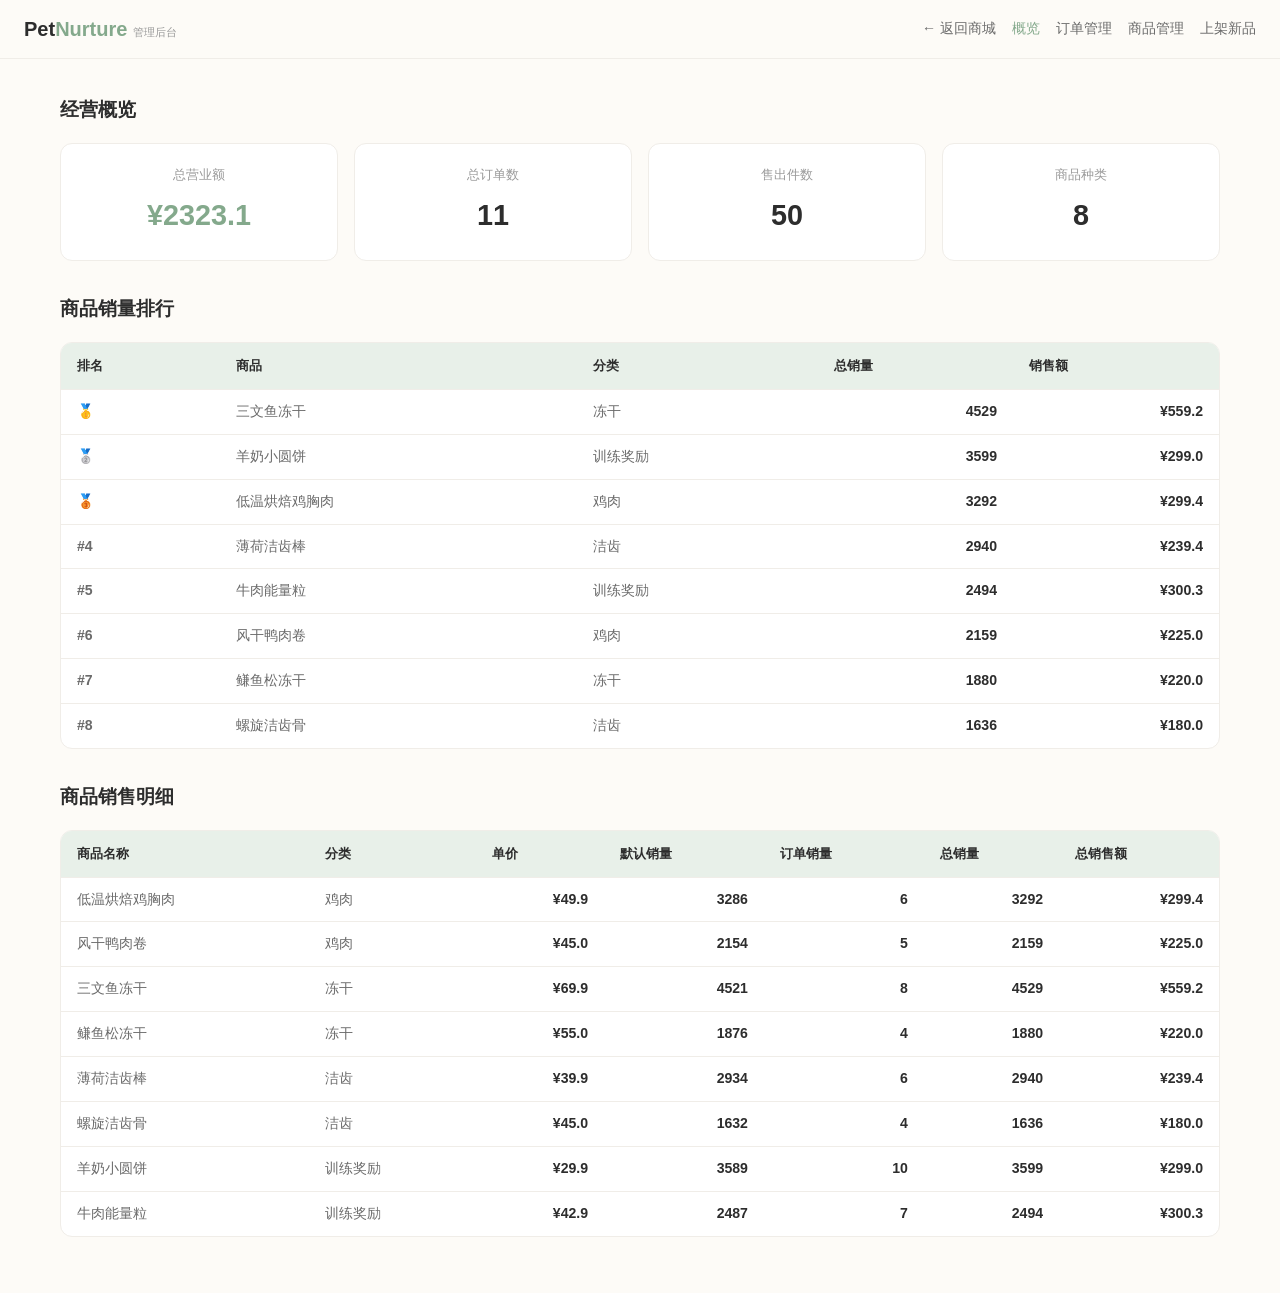
<file: admin.html>
<!DOCTYPE html>
<html lang="zh-CN">
<head>
<meta charset="UTF-8">
<meta name="viewport" content="width=device-width,initial-scale=1.0">
<title>PetNurture — 管理后台</title>
<link rel="stylesheet" href="css/styles.css">
<style>
body{background:#FDFBF7;padding-top:70px}
.admin-header{position:fixed;top:0;left:0;right:0;z-index:1000;background:rgba(253,251,247,.94);border-bottom:1px solid #F0EDE8}
.admin-header__inner{display:flex;align-items:center;justify-content:space-between;padding:12px 24px}
.admin-header__nav{display:flex;gap:16px;align-items:center}
.admin-header__nav a{font-size:.88rem;color:#6B6B6B;text-decoration:none;cursor:pointer}
.admin-header__nav a:hover,.admin-header__nav a.active{color:#84A98C}
.admin-section{max-width:1200px;margin:0 auto;padding:24px 20px}
.admin-section h2{font-size:1.2rem;font-weight:700;margin-bottom:16px}
.stats-grid{display:grid;grid-template-columns:repeat(auto-fit,minmax(200px,1fr));gap:16px;margin-bottom:32px}
.stat-card{background:#fff;border:1px solid #F0EDE8;border-radius:12px;padding:20px 24px;text-align:center}
.stat-card__label{font-size:.8rem;color:#9A9A9A;margin-bottom:6px}
.stat-card__value{font-size:1.8rem;font-weight:800;color:#2D2D2D}
.stat-card__value.accent{color:#84A98C}
.admin-table-wrap{overflow-x:auto;background:#fff;border:1px solid #F0EDE8;border-radius:12px;margin-bottom:32px}
.admin-table{width:100%;border-collapse:collapse;font-size:.88rem}
.admin-table th{background:#E8F0E9;padding:12px 16px;text-align:left;font-weight:600;font-size:.8rem;color:#2D2D2D;white-space:nowrap}
.admin-table td{padding:10px 16px;border-top:1px solid #F0EDE8;color:#6B6B6B}
.admin-table tr:hover td{background:#FAFAF8}
.admin-table .num{font-weight:600;color:#2D2D2D;text-align:right}
.admin-table .order-items{font-size:.78rem;color:#9A9A9A}
.status-badge{display:inline-block;font-size:.72rem;padding:3px 10px;border-radius:100px;font-weight:500}
.status-badge--delivering{background:#FFF3E0;color:#E65100}
.status-badge--completed{background:#E8F5E9;color:#2E7D32}
.form-card{background:#fff;border:1px solid #F0EDE8;border-radius:12px;padding:28px 32px;margin-bottom:32px}
.form-grid{display:grid;grid-template-columns:1fr 1fr;gap:16px}
.form-grid .full{grid-column:1/-1}
.form-grid .form-group label{display:block;font-size:.8rem;font-weight:600;margin-bottom:4px;color:#2D2D2D}
.form-grid .form-group input,.form-grid .form-group select,.form-grid .form-group textarea{width:100%;padding:10px 14px;border:1.5px solid #E5E0D8;border-radius:6px;font-size:.88rem;background:#fff;outline:none;transition:border .2s;box-sizing:border-box}
.form-grid .form-group input:focus,.form-grid .form-group select:focus,.form-grid .form-group textarea:focus{border-color:#84A98C}
.form-grid .form-group textarea{resize:vertical;min-height:60px;font-family:inherit}
.form-actions{display:flex;gap:12px;margin-top:20px;justify-content:flex-end}
.form-actions .btn{padding:10px 28px;font-size:.88rem}
.preview-grid{display:flex;gap:16px;flex-wrap:wrap;margin-bottom:32px}
.preview-card{background:#fff;border:1px solid #F0EDE8;border-radius:12px;padding:16px;text-align:center;width:140px}
.preview-card__emoji{font-size:2rem;margin-bottom:6px}
.preview-card__name{font-size:.78rem;color:#2D2D2D;font-weight:500;margin-bottom:2px}
.preview-card__price{font-size:.82rem;color:#84A98C;font-weight:600}
.checkbox-group{display:flex;gap:20px;padding-top:6px}
.checkbox-group label{font-size:.85rem;cursor:pointer}
@media(max-width:640px){
.form-grid{grid-template-columns:1fr}
.admin-section{padding:16px 12px}
.stats-grid{grid-template-columns:1fr 1fr}
.stat-card__value{font-size:1.3rem}
.admin-header__nav{gap:8px}
.admin-header__nav a{font-size:.78rem}
}
</style>
</head>
<body>
<div class="admin-header"><div class="admin-header__inner">
<a href="#" class="logo">Pet<span style="color:#84A98C">Nurture</span> <span style="font-size:.7rem;color:#9A9A9A;font-weight:400;">管理后台</span></a>
<div class="admin-header__nav"><a href="index.html">← 返回商城</a><a class="active" data-tab="overview">概览</a><a data-tab="orders">订单管理</a><a data-tab="products">商品管理</a><a data-tab="add">上架新品</a></div></div></div>

<div class="admin-section" id="tab-overview"><h2>经营概览</h2><div class="stats-grid" id="statsGrid"></div>
<h2 style="margin-top:28px">商品销量排行</h2><div class="admin-table-wrap"><table class="admin-table"><thead><tr><th>排名</th><th>商品</th><th>分类</th><th>总销量</th><th>销售额</th></tr></thead><tbody id="salesRankingBody"></tbody></table></div>
<h2 style="margin-top:28px">商品销售明细</h2><div class="admin-table-wrap"><table class="admin-table"><thead><tr><th>商品名称</th><th>分类</th><th>单价</th><th>默认销量</th><th>订单销量</th><th>总销量</th><th>总销售额</th></tr></thead><tbody id="salesDetailBody"></tbody></table></div></div>

<div class="admin-section" id="tab-orders" style="display:none"><h2>订单管理</h2><div class="admin-table-wrap"><table class="admin-table"><thead><tr><th>订单号</th><th>下单时间</th><th>客户</th><th>收货地址</th><th>商品明细</th><th>金额</th><th>状态</th></tr></thead><tbody id="orderListBody"></tbody></table></div></div>

<div class="admin-section" id="tab-products" style="display:none"><h2>已上架商品</h2><div class="admin-table-wrap"><table class="admin-table"><thead><tr><th>商品名称</th><th>食品分类</th><th>宠物分类</th><th>价格</th><th>规格</th><th>销量</th></tr></thead><tbody id="adminProductsBody"></tbody></table></div></div>

<div class="admin-section" id="tab-add" style="display:none"><h2>上架新品</h2>
<div class="form-card"><div class="form-grid">
<div class="form-group"><label>商品名称</label><input type="text" id="newName" placeholder="例: 鸡肉蔬菜棒"></div>
<div class="form-group"><label>食品分类</label><select id="newCategory"><option value="鸡肉">鸡肉</option><option value="冻干">冻干</option><option value="洁齿">洁齿</option><option value="训练奖励">训练奖励</option></select></div>
<div class="full"><label style="display:block;font-size:.8rem;font-weight:600;margin-bottom:4px;color:#2D2D2D">适用宠物</label><div class="checkbox-group"><label><input type="checkbox" id="newPetCat" checked> 猫猫</label><label><input type="checkbox" id="newPetDog" checked> 狗狗</label></div></div>
<div class="form-group"><label>价格 (¥)</label><input type="number" id="newPrice" step="0.1" min="0" placeholder="49.9"></div>
<div class="form-group"><label>规格</label><input type="text" id="newSpec" placeholder="150g / 袋"></div>
<div class="form-group"><label>商品图标</label><select id="newEmoji"><option value="🍗">🍗 肉类</option><option value="🥩">🥩 肉干</option><option value="🐟">🐟 鱼类</option><option value="🦷">🦷 洁齿</option><option value="🥞">🥞 饼干</option><option value="🍪">🍪 小食</option></select></div>
<div class="form-group"><label>商品图片</label><select id="newImage"><option value="assets/images/product-01.svg">鸡肉</option><option value="assets/images/product-02.svg">鸭肉</option><option value="assets/images/product-03.svg">鱼类</option><option value="assets/images/product-04.svg">冻干</option><option value="assets/images/product-05.svg">洁齿</option><option value="assets/images/product-06.svg">洁齿骨</option><option value="assets/images/product-07.svg">零食</option><option value="assets/images/product-08.svg">能量粒</option></select></div>
<div class="full"><div class="form-group"><label>卖点（每行一条）</label><textarea id="newBullets" rows="3" placeholder="精选优质食材..."></textarea></div></div>
<div class="full"><div class="form-group"><label>成分</label><input type="text" id="newIngredients" placeholder="鸡肉 100%"></div></div>
<div class="full"><div class="form-group"><label>适口性（每行一条）</label><textarea id="newPalatability" rows="2" placeholder="🐾 狗狗★★★★★"></textarea></div></div>
</div>
<div class="form-actions"><button class="btn btn--outline" id="previewBtn">预览</button><button class="btn btn--primary" id="saveProductBtn">上架商品</button></div></div>
<div id="previewArea" style="display:none"><h2>预览</h2><div class="preview-grid" id="previewGrid"></div></div>
</div>

<script src="js/admin.js"></script>
</body>
</html>
</file>
<file: css/styles.css>
/* PetNurture — 完整样式 */
:root {
  --sage: #84A98C; --sage-dark: #6B8D73; --sage-light: #E8F0E9;
  --berry: #C77D82;
  --cream: #FDFBF7; --cream-dark: #F5F0E8;
  --text: #2D2D2D; --text-light: #6B6B6B; --text-muted: #9A9A9A;
  --white: #FFFFFF; --border: #E5E0D8; --border-light: #F0EDE8;
  --shadow-sm: 0 1px 3px rgba(45,45,45,0.04);
  --shadow-md: 0 4px 16px rgba(45,45,45,0.06);
  --shadow-lg: 0 12px 40px rgba(45,45,45,0.08);
  --radius-sm: 6px; --radius-md: 12px; --radius-lg: 20px;
  --transition: 0.3s cubic-bezier(0.4,0,0.2,1);
}
*,*::before,*::after{margin:0;padding:0;box-sizing:border-box}
html{scroll-behavior:smooth;font-size:16px}
body{font-family:-apple-system,BlinkMacSystemFont,'Segoe UI',Roboto,sans-serif;color:var(--text);background:var(--cream);line-height:1.7}
a{text-decoration:none;color:inherit;transition:var(--transition)}
ul{list-style:none}
img{max-width:100%;display:block}
.container{max-width:1200px;margin:0 auto;padding:0 28px}
.section{padding:100px 0}
.section__header{text-align:center;margin-bottom:56px}
.section__subtitle{display:inline-block;font-size:.7rem;letter-spacing:4px;color:var(--sage);font-weight:600;margin-bottom:12px}
.section__title{font-size:2.4rem;font-weight:900;color:var(--text);margin-bottom:14px}
.section__desc{color:var(--text-light);font-size:1.05rem;max-width:520px;margin:0 auto}
.btn{display:inline-flex;align-items:center;justify-content:center;gap:8px;padding:14px 36px;border-radius:100px;font-size:.95rem;font-weight:600;border:none;cursor:pointer;transition:var(--transition)}
.btn--primary{background:var(--sage);color:var(--white)}
.btn--primary:hover{background:var(--sage-dark);transform:translateY(-1px)}
.btn--outline{background:transparent;color:var(--text);border:1.5px solid var(--border)}
.btn--outline:hover{border-color:var(--sage);color:var(--sage)}
.header{position:fixed;top:0;left:0;right:0;z-index:1000;background:rgba(253,251,247,.94);border-bottom:1px solid var(--border-light)}
.header__inner{display:flex;align-items:center;justify-content:space-between;height:72px}
.logo{font-weight:700;font-size:1.25rem}
.logo__accent{color:var(--sage)}
.nav__list{display:flex;gap:32px}
.nav__link{font-size:.9rem;font-weight:500;color:var(--text-light);padding:4px 0}
.nav__link:hover,.nav__link.active{color:var(--sage)}
.header__actions{display:flex;align-items:center;gap:8px}
.user-btn{background:none;border:none;cursor:pointer;padding:8px;color:var(--text);border-radius:50%}
.user-btn:hover{background:var(--sage-light);color:var(--sage)}
.user-btn svg{width:22px;height:22px;display:block}
.cart-btn{position:relative;background:none;border:none;cursor:pointer;padding:8px;color:var(--text);border-radius:50%}
.cart-btn:hover{background:var(--sage-light);color:var(--sage)}
.cart-btn svg{width:22px;height:22px;display:block}
.cart-badge{position:absolute;top:2px;right:2px;min-width:18px;height:18px;background:var(--berry);color:var(--white);font-size:.65rem;font-weight:700;border-radius:10px;display:none;align-items:center;justify-content:center;padding:0 5px}
.hamburger{display:none;flex-direction:column;gap:5px;background:none;border:none;cursor:pointer;padding:8px}
.hamburger span{display:block;width:24px;height:2px;background:var(--text);border-radius:2px}
.hamburger.active span:nth-child(1){transform:rotate(45deg)translate(5px,5px)}
.hamburger.active span:nth-child(2){opacity:0}
.hamburger.active span:nth-child(3){transform:rotate(-45deg)translate(5px,-5px)}
.user-dropdown{position:fixed;top:68px;right:80px;z-index:999;background:var(--white);border:1px solid var(--border-light);border-radius:var(--radius-md);box-shadow:0 8px 24px rgba(0,0,0,.08);min-width:220px;display:none}
.user-dropdown.open{display:block}
.user-dropdown__header{display:flex;align-items:center;gap:12px;padding:16px 20px;border-bottom:1px solid var(--border-light)}
.user-dropdown__avatar{font-size:2rem}
.user-dropdown__header strong{display:block;font-size:.9rem}
.user-dropdown__header span{font-size:.75rem;color:var(--text-muted)}
.user-dropdown__body{padding:8px}
.user-dropdown__item{display:flex;align-items:center;gap:10px;width:100%;padding:10px 14px;border:none;background:none;font-size:.88rem;cursor:pointer;border-radius:var(--radius-sm);color:var(--text)}
.user-dropdown__item:hover{background:var(--cream-dark)}
.hero{position:relative;min-height:100vh;display:flex;align-items:center;padding-top:72px;overflow:hidden}
.hero__bg{position:absolute;inset:0}
.hero__bg img{width:100%;height:100%;object-fit:cover}
.hero__overlay{position:absolute;inset:0;background:linear-gradient(135deg,rgba(45,45,45,.55),rgba(45,45,45,.25))}
.hero__content{position:relative;z-index:2;padding:80px 28px}
.hero__text{max-width:600px}
.hero__badge{display:inline-block;font-size:.75rem;letter-spacing:3px;font-weight:600;color:rgba(255,255,255,.85);background:rgba(255,255,255,.12);padding:6px 18px;border-radius:100px;margin-bottom:24px}
.hero__title{font-size:3.6rem;font-weight:900;line-height:1.15;color:var(--white);margin-bottom:20px}
.hero__desc{font-size:1.1rem;color:rgba(255,255,255,.8);line-height:1.8;margin-bottom:36px}
.hero__actions{display:flex;gap:16px;flex-wrap:wrap}
.hero__actions .btn--primary{background:var(--white);color:var(--text)}
.hero__actions .btn--primary:hover{background:var(--sage);color:var(--white)}
.hero__actions .btn--outline{border-color:rgba(255,255,255,.4);color:var(--white)}
.hero__actions .btn--outline:hover{background:rgba(255,255,255,.1)}
.hero__stats{display:flex;gap:40px;margin-top:48px}
.stat strong{display:block;font-size:1.8rem;font-weight:700;color:var(--white)}
.stat span{font-size:.85rem;color:rgba(255,255,255,.65)}
.hot-section{margin-bottom:40px;padding-bottom:32px;border-bottom:1px solid var(--border-light)}
.hot-section__title{font-size:1.15rem;font-weight:700;margin-bottom:18px}
.hot-grid{display:grid;grid-template-columns:repeat(3,1fr);gap:16px}
.hot-card{display:flex;align-items:center;gap:14px;background:var(--cream);border:1px solid var(--border-light);border-radius:var(--radius-md);padding:14px 16px;cursor:pointer}
.hot-card:hover{border-color:var(--sage)}
.hot-card__rank{font-size:1.1rem;font-weight:800;min-width:24px;text-align:center}
.hot-card__img{font-size:2rem}
.hot-card__info{flex:1;min-width:0}
.hot-card__name{font-weight:600;font-size:.88rem;margin-bottom:2px}
.hot-card__meta{font-size:.75rem;color:var(--text-muted)}
.hot-card__price{font-size:.9rem;font-weight:700;color:var(--sage)}
.filter-bar{display:flex;flex-wrap:wrap;gap:8px;justify-content:center}
.filter-bar--pets{margin-bottom:12px}
.filter-bar--food{margin-bottom:40px;padding-top:4px}
.filter-btn{padding:7px 20px;border:1.5px solid var(--border);border-radius:100px;background:var(--white);color:var(--text-light);font-size:.85rem;font-weight:500;cursor:pointer}
.filter-btn--pet.active{background:var(--berry);color:var(--white);border-color:var(--berry)}
.filter-btn--pet:hover{border-color:var(--berry);color:var(--berry)}
.filter-btn--food.active{background:var(--sage);color:var(--white);border-color:var(--sage)}
.products{background:var(--white)}
.products__grid{display:grid;grid-template-columns:repeat(4,1fr);gap:24px}
.product-card{background:var(--white);border:1px solid var(--border-light);border-radius:var(--radius-md);overflow:hidden;cursor:pointer}
.product-card:hover{box-shadow:0 12px 40px rgba(0,0,0,.08);transform:translateY(-4px)}
.product-card__image{width:100%;aspect-ratio:1;object-fit:cover;background:var(--cream-dark)}
.product-card__image-fallback{width:100%;aspect-ratio:1;display:flex;align-items:center;justify-content:center;font-size:4rem;background:var(--cream-dark)}
.product-card__body{padding:18px 20px 20px}
.product-card__top{display:flex;align-items:center;justify-content:space-between;margin-bottom:6px}
.product-card__category{font-size:.7rem;color:var(--sage);font-weight:600;letter-spacing:1px}
.product-card__tag{font-size:.65rem;background:var(--sage-light);color:var(--sage-dark);padding:2px 10px;border-radius:100px;font-weight:500}
.product-card__name{font-size:1.05rem;font-weight:700;margin-bottom:4px}
.product-card__spec{font-size:.8rem;color:var(--text-muted);margin-bottom:4px}
.product-card__sales{font-size:.75rem;color:var(--berry);font-weight:600;margin-bottom:10px}
.product-card__footer{display:flex;align-items:center;justify-content:space-between;padding-top:12px;border-top:1px solid var(--border-light)}
.product-card__price{font-size:1.2rem;font-weight:700;color:var(--text)}
.product-card__btn{padding:7px 18px;border:1px solid var(--sage);border-radius:100px;background:transparent;color:var(--sage);font-size:.8rem;font-weight:600;cursor:pointer}
.product-card__btn:hover{background:var(--sage);color:var(--white)}
.about{background:var(--cream)}
.about__inner{display:grid;grid-template-columns:1fr 1fr;gap:80px;align-items:center}
.about__image-placeholder{background:var(--cream-dark);border-radius:var(--radius-lg);min-height:380px;display:flex;align-items:center;justify-content:center;border:1px solid var(--border-light)}
.about__img-grid{display:grid;grid-template-columns:1fr 1fr;gap:20px;font-size:3.6rem;text-align:center}
.about__img-grid span{opacity:.7}
.about__text p{color:var(--text-light);margin-bottom:16px;font-size:.95rem;line-height:1.8}
.about__values{display:flex;flex-direction:column;gap:20px;margin-top:28px}
.value-item{display:flex;gap:16px}
.value-item span{font-size:1.5rem}
.value-item strong{font-weight:600;font-size:.95rem;display:block;margin-bottom:2px}
.value-item p{font-size:.85rem;color:var(--text-muted);margin:0}
.newsletter{background:var(--white)}
.newsletter__box{background:var(--cream-dark);border:1px solid var(--border-light);border-radius:var(--radius-lg);padding:64px 48px;text-align:center}
.newsletter__title{font-size:1.6rem;font-weight:700;margin-bottom:10px}
.newsletter__box p{color:var(--text-light);margin-bottom:28px}
.newsletter__form{display:flex;gap:12px;max-width:440px;margin:0 auto}
.newsletter__form input{flex:1;padding:13px 20px;border:1.5px solid var(--border);border-radius:100px;font-size:.9rem;outline:none;background:var(--white)}
.newsletter__form input:focus{border-color:var(--sage)}
.footer{background:var(--text);color:rgba(255,255,255,.75);padding:60px 0 0}
.footer__inner{display:grid;grid-template-columns:2fr 1fr 1fr 1fr;gap:48px;padding-bottom:48px}
.footer__col h3{font-size:1.1rem;font-weight:700;color:var(--white);margin-bottom:6px}
.footer__col h4{font-size:.9rem;font-weight:600;color:var(--white);margin-bottom:16px}
.footer__col p,.footer__col li{font-size:.85rem;color:rgba(255,255,255,.5);margin-bottom:10px}
.footer__col a:hover{color:var(--sage)}
.footer__bottom{border-top:1px solid rgba(255,255,255,.08);padding:20px 0;text-align:center;font-size:.8rem;color:rgba(255,255,255,.35)}
.modal-overlay{position:fixed;inset:0;z-index:2000;background:rgba(45,45,45,.5);display:none;align-items:center;justify-content:center}
.modal-overlay.open{display:flex}
.modal{background:var(--white);border-radius:var(--radius-lg);max-height:90vh;overflow-y:auto;position:relative;width:90%}
.modal--detail{max-width:800px}
.modal--success{max-width:440px}
.modal--login{max-width:400px}
.modal--address{max-width:520px}
.modal--address-form{max-width:440px}
.modal__close{position:absolute;top:16px;right:16px;width:36px;height:36px;border:none;background:var(--cream-dark);border-radius:50%;font-size:1.4rem;cursor:pointer;color:var(--text);display:flex;align-items:center;justify-content:center}
.modal__body{display:grid;grid-template-columns:1fr 1fr;gap:0}
.modal__image-col{background:var(--cream-dark);display:flex;align-items:center;justify-content:center;min-height:360px}
.modal__image-col img{width:100%;height:100%;object-fit:cover}
.modal__image-fallback{font-size:6rem}
.modal__info-col{padding:40px;display:flex;flex-direction:column;gap:14px}
.modal__meta{display:flex;align-items:center;gap:12px}
.modal__tag{font-size:.7rem;background:var(--sage-light);color:var(--sage);padding:3px 12px;border-radius:100px;font-weight:600}
.modal__title{font-size:1.5rem;font-weight:700}
.modal__price{font-size:1.8rem;font-weight:700;color:var(--sage)}
.modal__spec{font-size:.85rem;color:var(--text-muted)}
.modal__sales{font-size:.8rem;color:var(--berry);font-weight:600}
.modal__section h4{font-size:.8rem;font-weight:600;color:var(--text-light);margin-bottom:6px;letter-spacing:1px}
.modal__section ul li{font-size:.88rem;color:var(--text);padding:3px 0}
.modal__ingredients{font-size:.88rem;color:var(--text-light);line-height:1.7}
.modal__palatability{display:flex;gap:8px;flex-wrap:wrap}
.pal-item{font-size:.8rem;background:var(--cream-dark);padding:4px 14px;border-radius:100px;color:var(--text-light)}
.modal__actions{display:flex;align-items:center;gap:16px;padding-top:20px}
.quantity{display:inline-flex;align-items:center;border:1.5px solid var(--border);border-radius:100px;overflow:hidden}
.quantity__btn{width:38px;height:38px;border:none;background:var(--cream);font-size:1.2rem;font-weight:500;cursor:pointer}
.quantity__btn:hover{background:var(--cream-dark)}
.quantity__value{min-width:40px;text-align:center;font-weight:600;font-size:1rem}
.login-modal__body{padding:40px 36px 36px;text-align:center}
.login-modal__body h2{font-size:1.4rem;font-weight:700;margin-bottom:6px}
.login-modal__sub{font-size:.85rem;color:var(--text-light);margin-bottom:28px}
.form-group{margin-bottom:18px;text-align:left}
.form-group label{display:block;font-size:.8rem;font-weight:600;color:var(--text-light);margin-bottom:6px}
.form-group input,.form-group textarea{width:100%;padding:12px 16px;border:1.5px solid var(--border);border-radius:10px;font-size:.9rem;outline:none;background:var(--white);font-family:inherit}
.form-group input:focus,.form-group textarea:focus{border-color:var(--sage)}
.form-group textarea{resize:vertical;min-height:60px}
.login-modal__btn{width:100%;justify-content:center;margin-top:8px}
.login-modal__tip{font-size:.75rem;color:var(--text-muted);text-align:center;margin-top:14px}
.login-gate{position:fixed;inset:0;z-index:3000;display:flex;align-items:center;justify-content:center}
.login-gate__bg{position:absolute;inset:0;background:linear-gradient(135deg,#2D2D2D,#3D4A3E,#4A5A4B)}
.login-gate__bg::after{content:'';position:absolute;inset:0;background:radial-gradient(ellipse at 70% 30%,rgba(132,169,140,.15),transparent 60%),radial-gradient(ellipse at 30% 70%,rgba(199,125,130,.1),transparent 60%)}
.login-gate__content{position:relative;z-index:1;text-align:center;padding:40px}
.login-gate__brand h1{font-size:3.2rem;font-weight:900;color:var(--white);letter-spacing:1px;margin-bottom:10px}
.login-gate__brand .logo__accent{color:var(--sage)}
.login-gate__brand p{color:rgba(255,255,255,.55);font-size:1rem;letter-spacing:2px;margin-bottom:48px}
.login-gate__actions{display:flex;flex-direction:column;gap:14px;align-items:center}
.login-gate__login{min-width:220px;background:var(--sage);color:var(--white);font-size:1rem;padding:14px 48px}
.login-gate__guest{min-width:220px;background:transparent;color:rgba(255,255,255,.7);border:1.5px solid rgba(255,255,255,.2);padding:14px 48px}
.login-gate__guest:hover{border-color:rgba(255,255,255,.5);color:var(--white)}
.login-gate__hint{font-size:.8rem;color:rgba(255,255,255,.3);margin-top:8px}
.address-modal__body{padding:36px 32px}
.address-modal__body h2{font-size:1.3rem;font-weight:700;margin-bottom:4px}
.address-modal__sub{font-size:.85rem;color:var(--text-light);margin-bottom:20px}
.address-card{border:1.5px solid var(--border-light);border-radius:var(--radius-md);padding:16px 18px;margin-bottom:12px}
.address-card:hover{border-color:var(--sage)}
.address-card--default{border-color:var(--sage);background:var(--sage-light)}
.address-card__name{font-weight:600;font-size:.95rem;margin-bottom:4px}
.address-card__detail{font-size:.85rem;color:var(--text-light);line-height:1.5}
.address-card__phone{font-size:.8rem;color:var(--text-muted);margin-top:4px}
.address-card__badge{display:inline-block;font-size:.65rem;background:var(--sage);color:var(--white);padding:2px 8px;border-radius:100px;margin-left:8px;font-weight:600}
.address-card__actions{display:flex;gap:8px;margin-top:10px;padding-top:10px;border-top:1px solid var(--border-light)}
.address-card__actions button{padding:4px 14px;border:1px solid var(--border);border-radius:100px;background:var(--white);font-size:.78rem;cursor:pointer;color:var(--text-light)}
.address-card__actions button:hover{border-color:var(--sage);color:var(--sage)}
.address-add-btn{width:100%;justify-content:center;margin-top:4px}
.address-form__body{padding:36px 32px}
.address-form__body h2{font-size:1.3rem;font-weight:700;margin-bottom:20px}
.address-form__btn{width:100%;justify-content:center}
.cart-overlay{position:fixed;inset:0;z-index:2000;background:rgba(45,45,45,.35);display:none}
.cart-overlay.open{display:block}
.cart-sidebar{position:fixed;top:0;right:0;bottom:0;z-index:2001;width:420px;max-width:100vw;background:var(--white);display:flex;flex-direction:column;transform:translateX(100%);transition:transform .35s}
.cart-sidebar.open{transform:translateX(0)}
.cart__header{display:flex;align-items:center;justify-content:space-between;padding:24px 28px;border-bottom:1px solid var(--border-light)}
.cart__header h3{font-size:1.1rem;font-weight:600}
.cart__close{font-size:1.6rem;background:none;border:none;cursor:pointer;color:var(--text-light)}
.cart__body{flex:1;overflow-y:auto;padding:16px 28px}
.cart__empty{text-align:center;padding:60px 0}
.cart__empty svg{margin-bottom:16px}
.cart__empty p{font-size:.95rem;color:var(--text-light)}
.cart__empty-hint{font-size:.85rem;margin-top:4px}
.cart-item{display:flex;gap:14px;padding:16px 0;border-bottom:1px solid var(--border-light);align-items:center}
.cart-item__img{width:56px;height:56px;border-radius:var(--radius-sm);object-fit:cover;background:var(--cream-dark)}
.cart-item__img-fallback{width:56px;height:56px;border-radius:var(--radius-sm);background:var(--cream-dark);display:flex;align-items:center;justify-content:center;font-size:1.5rem}
.cart-item__info{flex:1}
.cart-item__name{font-weight:600;font-size:.9rem;margin-bottom:2px}
.cart-item__price{font-size:.85rem;color:var(--sage);font-weight:600}
.cart-item__actions{display:flex;align-items:center;gap:8px}
.cart-item .quantity{border-color:var(--border-light)}
.cart-item .quantity__btn{width:30px;height:30px;font-size:.9rem}
.cart-item .quantity__value{min-width:30px;font-size:.88rem}
.cart__footer{padding:20px 28px 28px;border-top:1px solid var(--border-light)}
.cart__total-row{display:flex;justify-content:space-between;align-items:center;margin-bottom:16px}
.cart__total-row span:first-child{font-weight:500;font-size:.95rem;color:var(--text-light)}
.cart__total-price{font-size:1.4rem;font-weight:700;color:var(--text)}
.cart__checkout{width:100%;justify-content:center}
.success__content{text-align:center;padding:48px 40px}
.success__icon{margin-bottom:16px}
.success__content h2{font-size:1.5rem;font-weight:700;margin-bottom:8px}
.success__msg{color:var(--text-light);font-size:.9rem;margin-bottom:28px}
.success__card{background:var(--cream);border-radius:var(--radius-md);padding:20px 24px;text-align:left;margin-bottom:28px}
.success__row{display:flex;justify-content:space-between;padding:10px 0;font-size:.9rem}
.success__row+.success__row{border-top:1px solid var(--border-light)}
.success__row span{color:var(--text-light)}
.toast{position:fixed;bottom:32px;left:50%;transform:translateX(-50%)translateY(80px);background:var(--text);color:var(--white);padding:14px 28px;border-radius:12px;font-size:.9rem;font-weight:500;opacity:0;z-index:9999;pointer-events:none;white-space:nowrap}
.toast.show{opacity:1;transform:translateX(-50%)translateY(0)}
body.modal-open{overflow:hidden}
@media(max-width:1024px){.products__grid{grid-template-columns:repeat(3,1fr)}}
@media(max-width:820px){.products__grid{grid-template-columns:repeat(2,1fr)}.about__inner{grid-template-columns:1fr;gap:48px}.footer__inner{grid-template-columns:1fr 1fr}.modal__body{grid-template-columns:1fr}.modal__image-col{min-height:240px}}
@media(max-width:700px){
.nav{position:fixed;top:72px;left:0;right:0;background:var(--white);border-bottom:1px solid var(--border-light);padding:20px 28px;transform:translateY(-120%);opacity:0;transition:var(--transition)}
.nav.open{transform:translateY(0);opacity:1}
.nav__list{flex-direction:column;gap:12px}
.nav__link{display:block;padding:8px 0;font-size:1rem}
.hamburger{display:flex}
.section{padding:64px 0}
.section__title{font-size:1.8rem}
.hero__title{font-size:2.2rem}
.products__grid{grid-template-columns:1fr;gap:16px}
.hot-grid{grid-template-columns:1fr}
.filter-btn{font-size:.8rem;padding:6px 16px}
.newsletter__box{padding:40px 24px}
.newsletter__form{flex-direction:column}
.footer__inner{grid-template-columns:1fr}}
@media(max-width:480px){
.hero__title{font-size:1.8rem}
.hero__actions{flex-direction:column}
.hero__actions .btn{width:100%}
.cart-sidebar{width:100%}}
/* ==================== ADDRESS SELECTOR ==================== */
.modal--address-selector{max-width:520px}
.address-selector__body{padding:36px 32px}
.address-selector__body h2{font-size:1.3rem;font-weight:700;margin-bottom:4px}
.address-selector__sub{font-size:.85rem;color:var(--text-light);margin-bottom:20px}
.address-selector-list{max-height:320px;overflow-y:auto;margin-bottom:20px}
.address-selector-card{border:1.5px solid var(--border-light);border-radius:var(--radius-md);padding:14px 16px;margin-bottom:10px;cursor:pointer;transition:all .2s;position:relative}
.address-selector-card:hover{border-color:var(--sage)}
.address-selector-card.selected{border-color:var(--sage);background:var(--sage-light)}
.address-selector-card .radio-dot{display:inline-flex;width:18px;height:18px;border:2px solid var(--border);border-radius:50%;align-items:center;justify-content:center;margin-right:12px;flex-shrink:0;transition:all .2s}
.address-selector-card.selected .radio-dot{border-color:var(--sage)}
.address-selector-card.selected .radio-dot::after{content:'';width:10px;height:10px;border-radius:50%;background:var(--sage)}
.address-selector-card__info{flex:1;min-width:0}
.address-selector-card__row{display:flex;align-items:flex-start}
.address-selector-card__name{font-weight:600;font-size:.9rem;margin-bottom:2px}
.address-selector-card__phone{font-size:.8rem;color:var(--text-muted)}
.address-selector-card__detail{font-size:.82rem;color:var(--text-light);margin-top:2px;line-height:1.4}
.address-selector-card__badge{display:inline-block;font-size:.6rem;background:var(--sage);color:var(--white);padding:1px 7px;border-radius:100px;margin-left:8px;font-weight:600;vertical-align:middle}
.address-selector__actions{display:flex;gap:12px}
.address-selector__confirm-btn{flex:1;justify-content:center}
.address-selector__add-btn{justify-content:center}
.address-selector-empty{text-align:center;padding:30px 0;color:var(--text-muted);font-size:.9rem}
.address-selector-empty span{font-size:.8rem}
</file>
